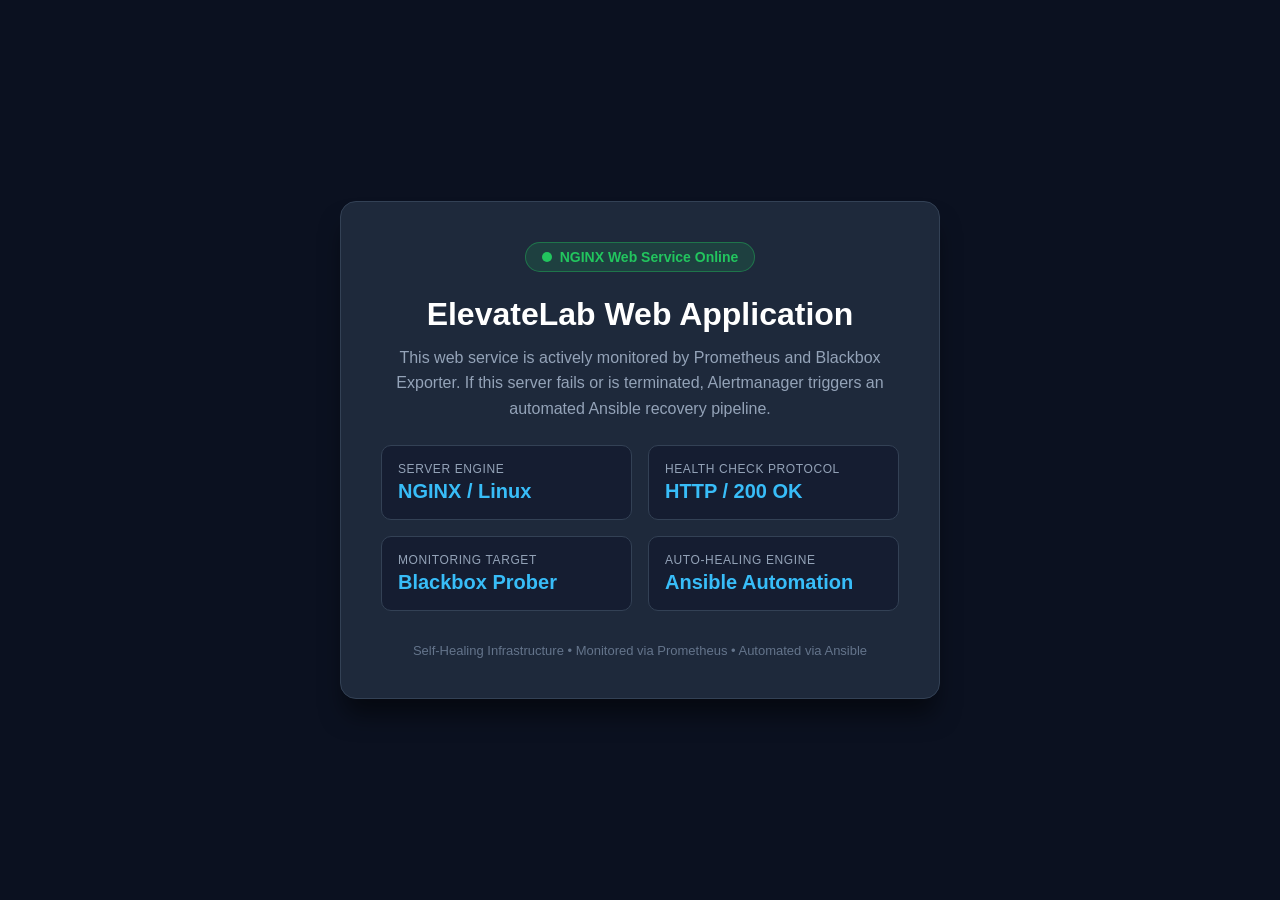
<file: nginx/index.html>
<!DOCTYPE html>
<html lang="en">
<head>
    <meta charset="UTF-8">
    <meta name="viewport" content="width=device-width, initial-scale=1.0">
    <title>Production Web Service | ElevateLab</title>
    <style>
        :root {
            --bg-color: #0b1120;
            --card-bg: #1e293b;
            --accent: #38bdf8;
            --green: #22c55e;
            --text-primary: #f8fafc;
            --text-secondary: #94a3b8;
        }
        * {
            margin: 0;
            padding: 0;
            box-sizing: border-box;
            font-family: -apple-system, BlinkMacSystemFont, 'Segoe UI', Roboto, Oxygen, Ubuntu, Cantarell, sans-serif;
        }
        body {
            background: var(--bg-color);
            color: var(--text-primary);
            min-height: 100vh;
            display: flex;
            align-items: center;
            justify-content: center;
            padding: 20px;
        }
        .container {
            max-width: 600px;
            width: 100%;
            background: var(--card-bg);
            border: 1px solid #334155;
            border-radius: 16px;
            padding: 40px;
            box-shadow: 0 20px 25px -5px rgba(0, 0, 0, 0.5);
            text-align: center;
        }
        .status-badge {
            display: inline-flex;
            align-items: center;
            gap: 8px;
            padding: 6px 16px;
            background: rgba(34, 197, 94, 0.15);
            color: var(--green);
            border: 1px solid rgba(34, 197, 94, 0.4);
            border-radius: 9999px;
            font-size: 0.875rem;
            font-weight: 600;
            margin-bottom: 24px;
        }
        .pulse {
            width: 10px;
            height: 10px;
            background: var(--green);
            border-radius: 50%;
            box-shadow: 0 0 0 0 rgba(34, 197, 94, 0.7);
            animation: pulse 2s infinite;
        }
        @keyframes pulse {
            0% { transform: scale(0.95); box-shadow: 0 0 0 0 rgba(34, 197, 94, 0.7); }
            70% { transform: scale(1); box-shadow: 0 0 0 10px rgba(34, 197, 94, 0); }
            100% { transform: scale(0.95); box-shadow: 0 0 0 0 rgba(34, 197, 94, 0); }
        }
        h1 {
            font-size: 2rem;
            font-weight: 700;
            color: #ffffff;
            margin-bottom: 12px;
        }
        p {
            color: var(--text-secondary);
            font-size: 1rem;
            line-height: 1.6;
            margin-bottom: 24px;
        }
        .metrics-grid {
            display: grid;
            grid-template-columns: repeat(2, 1fr);
            gap: 16px;
            margin-top: 24px;
            text-align: left;
        }
        .metric-card {
            background: rgba(15, 23, 42, 0.6);
            border: 1px solid #334155;
            padding: 16px;
            border-radius: 10px;
        }
        .metric-label {
            font-size: 0.75rem;
            color: var(--text-secondary);
            text-transform: uppercase;
            letter-spacing: 0.05em;
        }
        .metric-val {
            font-size: 1.25rem;
            font-weight: 600;
            color: var(--accent);
            margin-top: 4px;
        }
        footer {
            margin-top: 32px;
            font-size: 0.8125rem;
            color: #64748b;
        }
    </style>
</head>
<body>
    <div class="container">
        <div class="status-badge">
            <div class="pulse"></div>
            NGINX Web Service Online
        </div>
        <h1>ElevateLab Web Application</h1>
        <p>This web service is actively monitored by Prometheus and Blackbox Exporter. If this server fails or is terminated, Alertmanager triggers an automated Ansible recovery pipeline.</p>
        
        <div class="metrics-grid">
            <div class="metric-card">
                <div class="metric-label">Server Engine</div>
                <div class="metric-val">NGINX / Linux</div>
            </div>
            <div class="metric-card">
                <div class="metric-label">Health Check Protocol</div>
                <div class="metric-val">HTTP / 200 OK</div>
            </div>
            <div class="metric-card">
                <div class="metric-label">Monitoring Target</div>
                <div class="metric-val">Blackbox Prober</div>
            </div>
            <div class="metric-card">
                <div class="metric-label">Auto-Healing Engine</div>
                <div class="metric-val">Ansible Automation</div>
            </div>
        </div>

        <footer>
            Self-Healing Infrastructure &bull; Monitored via Prometheus &bull; Automated via Ansible
        </footer>
    </div>
</body>
</html>
</file>
